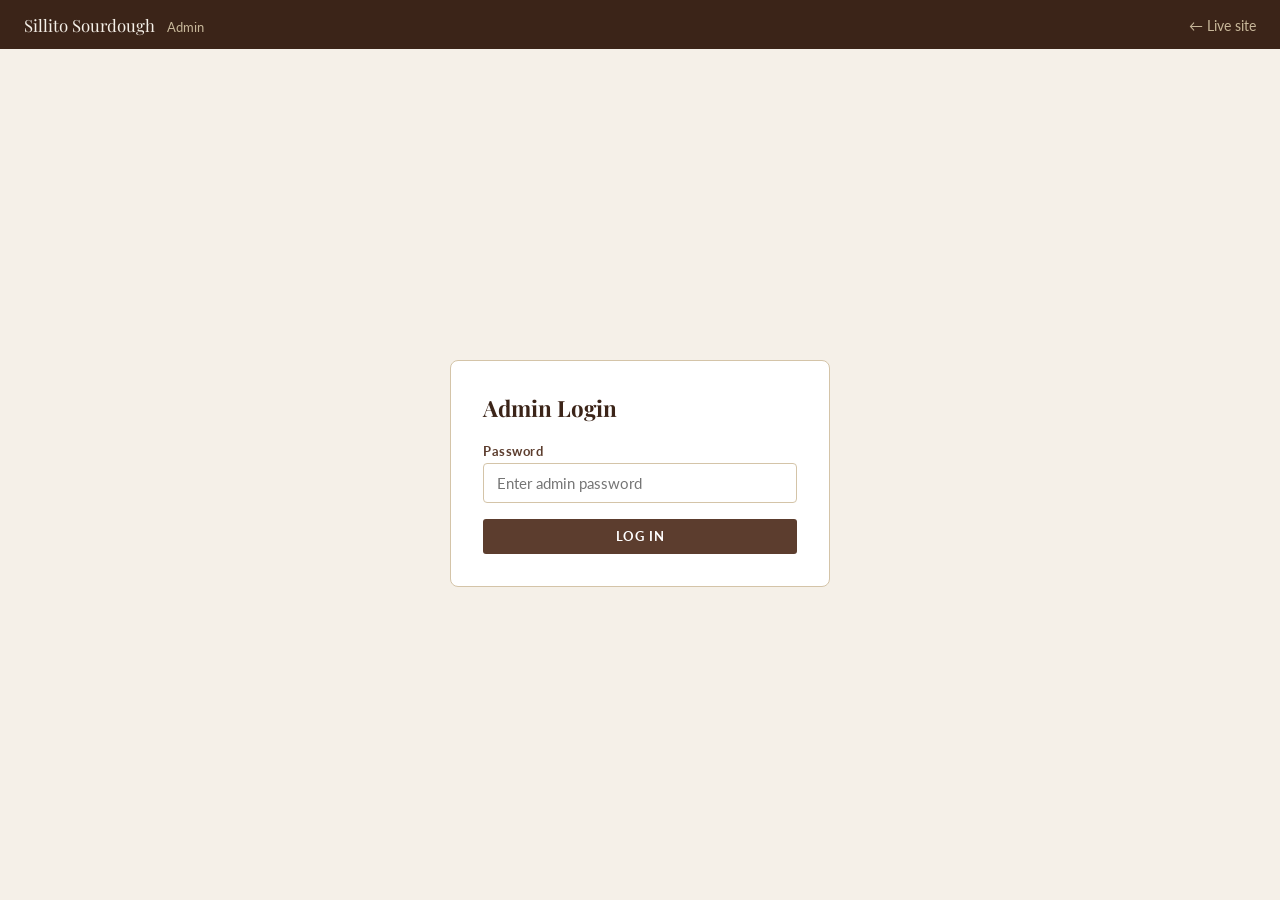
<file: admin.html>
<!DOCTYPE html>
<html lang="en">
<head>
  <meta charset="UTF-8" />
  <meta name="viewport" content="width=device-width, initial-scale=1.0" />
  <title>Admin — Sillito Sourdough</title>
  <link rel="preconnect" href="https://fonts.googleapis.com" />
  <link href="https://fonts.googleapis.com/css2?family=Lato:wght@300;400;700&family=Playfair+Display:wght@400;700&display=swap" rel="stylesheet" />
  <link rel="stylesheet" href="admin.css" />
</head>
<body>

  <div class="top-bar">
    <div class="top-bar-left">
      <span class="top-bar-logo">Sillito Sourdough</span>
      <span class="top-bar-sub">Admin</span>
    </div>
    <div class="top-bar-right">
      <a href="/" class="top-link">← Live site</a>
      <button id="logout-btn" class="top-link" style="display:none;">Log out</button>
    </div>
  </div>

  <!-- Login -->
  <div id="login-section" class="login-wrap">
    <div class="login-card">
      <h2>Admin Login</h2>
      <div class="form-group">
        <label>Password</label>
        <input type="password" id="pw-input" placeholder="Enter admin password" autocomplete="current-password" />
      </div>
      <button class="btn btn-full" id="login-btn">Log In</button>
      <div id="login-err" class="status err" style="display:none;"></div>
    </div>
  </div>

  <!-- Dashboard -->
  <div id="dashboard" style="display:none;">

    <div class="tab-bar">
      <button class="tab-btn active" data-tab="orders">Orders</button>
      <button class="tab-btn" data-tab="schedule">Schedule</button>
      <button class="tab-btn" data-tab="products">Products</button>
      <button class="tab-btn" data-tab="customers">Customers</button>
      <button class="tab-btn" data-tab="announce">Announce</button>
    </div>

    <!-- ── Orders tab ──────────────────────────────────────────────────── -->
    <div id="tab-orders" class="tab-content active">
      <div class="page-header">
        <h2>Orders</h2>
        <button class="btn btn-sm" id="refresh-orders-btn">Refresh</button>
      </div>
      <div class="stats-row" id="order-stats"></div>
      <div class="filter-row">
        <select id="filter-location"><option value="">All locations</option></select>
        <select id="filter-status">
          <option value="">All statuses</option>
          <option value="pending">Pending</option>
          <option value="confirmed">Confirmed</option>
          <option value="completed">Completed</option>
          <option value="cancelled">Cancelled</option>
        </select>
        <button class="btn btn-sm btn-outline" id="export-btn">Export CSV</button>
      </div>
      <div id="order-list" class="order-list"></div>
    </div>

    <!-- ── Schedule tab ────────────────────────────────────────────────── -->
    <div id="tab-schedule" class="tab-content">
      <div class="page-header">
        <h2>Schedule</h2>
        <button class="btn btn-sm" id="refresh-schedule-btn">Refresh</button>
      </div>
      <p class="tab-desc">Manage pickup slots and recurring schedule templates. Add slots manually or generate from templates.</p>

      <!-- Upcoming slots -->
      <div class="section-card">
        <div class="section-header">
          <h3>Upcoming Slots</h3>
        </div>
        <div id="slot-admin-list"><p class="empty-state">Loading&hellip;</p></div>
      </div>

      <!-- Add manual slot -->
      <div class="add-week-box" style="margin-top:1.25rem;">
        <h3>Add a slot manually</h3>
        <div class="slot-form-grid">
          <div class="form-group">
            <label>Location</label>
            <select id="new-slot-loc"></select>
          </div>
          <div class="form-group">
            <label>Date</label>
            <input type="date" id="new-slot-date" />
          </div>
          <div class="form-group">
            <label>Start time</label>
            <input type="time" id="new-slot-start" />
          </div>
          <div class="form-group">
            <label>End time</label>
            <input type="time" id="new-slot-end" />
          </div>
        </div>
        <p style="font-size:0.83rem;font-weight:700;color:var(--brown);margin-bottom:0.5rem;">Capacity per product <small style="font-weight:400;color:var(--muted);">(leave blank = made to order)</small></p>
        <div id="new-slot-caps" class="cap-rows"></div>
        <button class="btn btn-outline" id="add-slot-btn">Add Slot</button>
        <div id="add-slot-status" class="status" style="display:none;"></div>
      </div>

      <!-- Schedule templates -->
      <div class="section-card" style="margin-top:1.25rem;">
        <div class="section-header">
          <h3>Schedule Templates</h3>
          <span class="section-note">Recurring weekly patterns</span>
        </div>
        <div id="template-list"><p class="empty-state">No templates yet.</p></div>
        <div class="add-week-box" style="margin-top:1rem;">
          <h3>Add a template</h3>
          <div class="slot-form-grid">
            <div class="form-group">
              <label>Location</label>
              <select id="tmpl-loc"></select>
            </div>
            <div class="form-group">
              <label>Day of week</label>
              <select id="tmpl-dow">
                <option value="0">Sunday</option>
                <option value="1">Monday</option>
                <option value="2">Tuesday</option>
                <option value="3">Wednesday</option>
                <option value="4">Thursday</option>
                <option value="5">Friday</option>
                <option value="6">Saturday</option>
              </select>
            </div>
            <div class="form-group">
              <label>Start time</label>
              <input type="time" id="tmpl-start" />
            </div>
            <div class="form-group">
              <label>End time</label>
              <input type="time" id="tmpl-end" />
            </div>
            <div class="form-group">
              <label>Valid from <small>(optional)</small></label>
              <input type="date" id="tmpl-from" />
            </div>
            <div class="form-group">
              <label>Valid until <small>(optional)</small></label>
              <input type="date" id="tmpl-until" />
            </div>
          </div>
          <button class="btn btn-outline" id="add-tmpl-btn">Add Template</button>
          <div id="add-tmpl-status" class="status" style="display:none;"></div>
        </div>
      </div>

      <!-- Generate slots -->
      <div class="section-card" style="margin-top:1.25rem;">
        <div class="section-header">
          <h3>Generate Slots from Templates</h3>
        </div>
        <p style="font-size:0.88rem;color:var(--muted);margin-bottom:1rem;">Creates pickup slots for every active template within the date range. Skips dates that already have a slot.</p>
        <div class="slot-form-grid">
          <div class="form-group">
            <label>From date</label>
            <input type="date" id="gen-from" />
          </div>
          <div class="form-group">
            <label>To date</label>
            <input type="date" id="gen-to" />
          </div>
        </div>
        <p style="font-size:0.83rem;font-weight:700;color:var(--brown);margin-bottom:0.5rem;">Default capacity per product <small style="font-weight:400;color:var(--muted);">(leave blank = made to order)</small></p>
        <div id="gen-caps" class="cap-rows"></div>
        <button class="btn" id="generate-btn">Generate Slots</button>
        <div id="gen-status" class="status" style="display:none;"></div>
      </div>
    </div>

    <!-- ── Products tab ────────────────────────────────────────────────── -->
    <div id="tab-products" class="tab-content">
      <div class="page-header">
        <h2>Products</h2>
        <button class="btn btn-sm" id="refresh-products-btn">Refresh</button>
      </div>
      <p class="tab-desc">Manage products, pricing, and availability. Cookies pricing: <strong>$10 for 3</strong> is the deal (deal_price_cents=1000, deal_qty=3), <strong>$4 each</strong> otherwise.</p>
      <div id="product-admin-list"></div>
    </div>

    <!-- ── Customers tab ───────────────────────────────────────────────── -->
    <div id="tab-customers" class="tab-content">
      <div class="page-header">
        <h2>Customers</h2>
        <button class="btn btn-sm" id="refresh-customers-btn">Refresh</button>
      </div>
      <div class="stats-row" id="customer-stats"></div>
      <div class="table-wrap">
        <table class="data-table" id="customer-table">
          <thead>
            <tr>
              <th>Name</th><th>Email</th><th>Phone</th>
              <th>Orders</th><th>Recurring</th><th>Email</th><th>SMS</th><th>Joined</th>
            </tr>
          </thead>
          <tbody id="customer-tbody"></tbody>
        </table>
      </div>
    </div>

    <!-- ── Announce tab ────────────────────────────────────────────────── -->
    <div id="tab-announce" class="tab-content">
      <div class="page-header"><h2>Send Announcement</h2></div>
      <p class="tab-desc">Send an email and/or SMS to all opted-in customers.</p>
      <div class="announce-form">
        <div class="form-group">
          <label>Channel</label>
          <div class="radio-group">
            <label class="radio-label"><input type="radio" name="blast-type" value="email" checked> Email only</label>
            <label class="radio-label"><input type="radio" name="blast-type" value="sms"> SMS only</label>
            <label class="radio-label"><input type="radio" name="blast-type" value="both"> Both</label>
          </div>
        </div>
        <div class="form-group" id="subject-group">
          <label>Subject line <small>(email)</small></label>
          <input type="text" id="blast-subject" placeholder="Fresh loaves available this week!" />
        </div>
        <div class="form-group">
          <label>Message</label>
          <textarea id="blast-message" rows="5" placeholder="Hey! New items are ready to reserve..."></textarea>
          <small id="sms-count" style="display:none;"></small>
        </div>
        <div class="form-group">
          <label>Link to include in email <small>(optional)</small></label>
          <input type="url" id="blast-cta" placeholder="https://sillitosourdough.org" />
        </div>
        <div id="announce-preview" class="preview-box" style="display:none;"></div>
        <div class="btn-row">
          <button class="btn btn-outline" id="preview-btn">Preview</button>
          <button class="btn" id="send-blast-btn">Send to all subscribers</button>
        </div>
        <div id="blast-status" class="status" style="display:none;"></div>
      </div>
    </div>

  </div>

  <!-- ── Pickup details modal ──────────────────────────────────────────────── -->
  <div id="modal-backdrop" class="modal-backdrop" style="display:none;">
    <div class="modal">
      <h3 id="modal-title">Send Pickup Details</h3>
      <div class="form-group">
        <label>Pickup location &amp; time</label>
        <textarea id="modal-pickup" rows="3" placeholder="E.g. Wednesday May 14, 5–7 PM at Rabadi's BJJ. Text if running late!"></textarea>
      </div>
      <div class="btn-row">
        <button class="btn btn-outline" id="modal-cancel">Cancel</button>
        <button class="btn" id="modal-confirm">Send &amp; Confirm Order</button>
      </div>
    </div>
  </div>

  <script src="admin.js"></script>
</body>
</html>
</file>
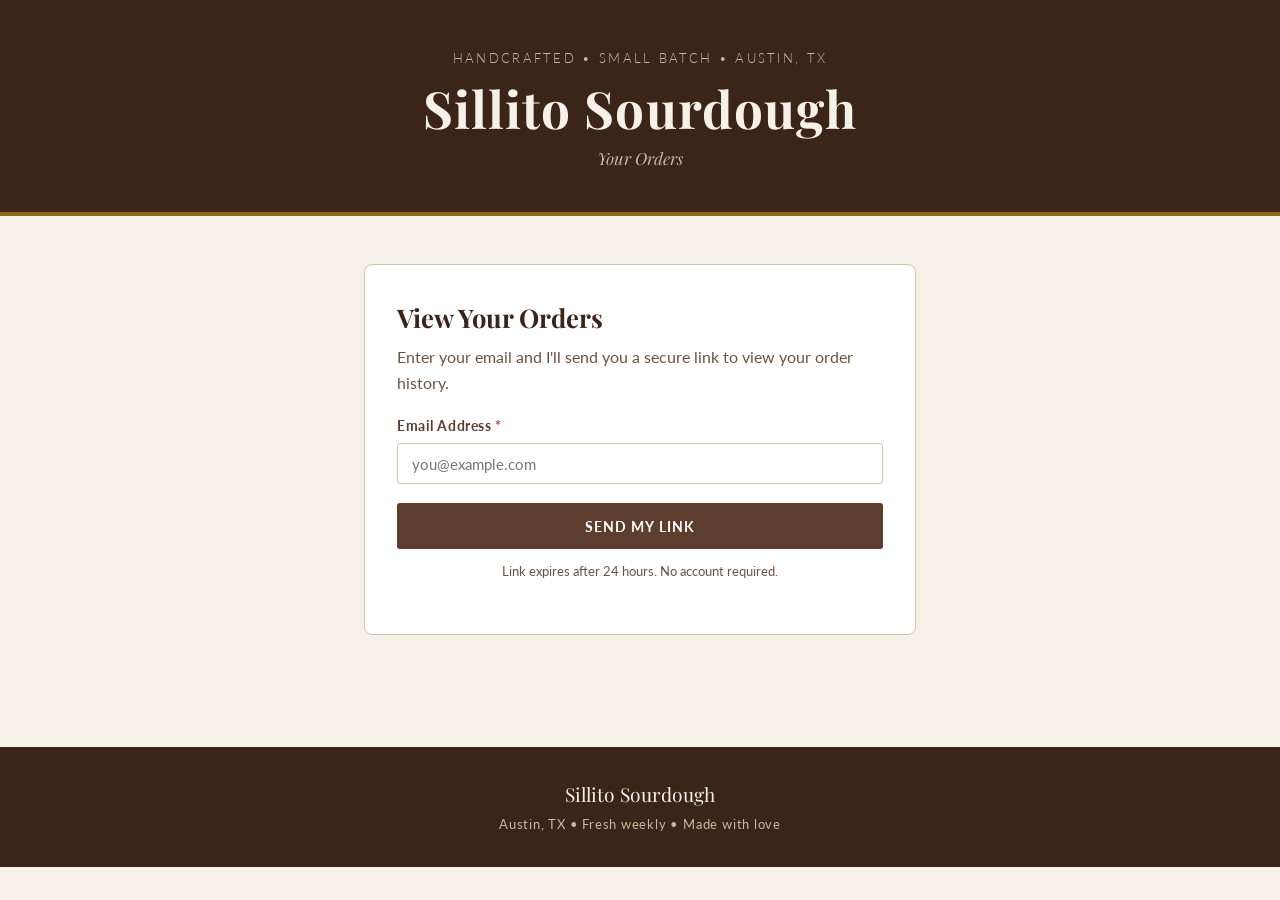
<file: portal.html>
<!DOCTYPE html>
<html lang="en">
<head>
  <meta charset="UTF-8" />
  <meta name="viewport" content="width=device-width, initial-scale=1.0" />
  <title>My Orders — Sillito Sourdough</title>
  <link rel="preconnect" href="https://fonts.googleapis.com" />
  <link href="https://fonts.googleapis.com/css2?family=Playfair+Display:ital,wght@0,400;0,700;1,400&family=Lato:wght@300;400;700&display=swap" rel="stylesheet" />
  <link rel="stylesheet" href="styles.css" />
  <style>
    .portal-wrap   { max-width: 600px; margin: 3rem auto; padding: 0 1.5rem 4rem; }
    .portal-card   { background: #fff; border: 1px solid #d4c4a8; border-radius: 8px; padding: 2rem; }
    .portal-card h2{ font-family: 'Playfair Display', serif; font-size: 1.6rem; color: #3b2418; margin-bottom: 0.4rem; }
    .portal-card p { color: #6b5344; margin-bottom: 1.25rem; }

    .order-card {
      border: 1px solid #d4c4a8; border-radius: 6px;
      padding: 1.25rem; margin-bottom: 1rem; background: #fff;
    }
    .order-card-header {
      display: flex; justify-content: space-between; align-items: center;
      margin-bottom: 0.75rem;
    }
    .order-week { font-family: 'Playfair Display', serif; font-size: 1.05rem; color: #3b2418; }
    .badge {
      font-size: 0.75rem; font-weight: 700; letter-spacing: 0.06em;
      text-transform: uppercase; padding: 0.2rem 0.6rem; border-radius: 99px;
    }
    .badge-pending   { background: #fef3c7; color: #92400e; }
    .badge-confirmed { background: #d1fae5; color: #065f46; }
    .badge-completed { background: #e0e7ff; color: #3730a3; }
    .badge-cancelled { background: #fee2e2; color: #991b1b; }

    .order-detail { font-size: 0.88rem; color: #5c3d2e; margin-bottom: 0.3rem; }
    .pickup-box {
      background: #f5f0e8; border-left: 3px solid #5c3d2e;
      border-radius: 0 4px 4px 0; padding: 0.6rem 0.9rem;
      font-size: 0.9rem; color: #3b2418; margin-top: 0.75rem;
    }
    .empty-state  { color: #6b5344; font-style: italic; padding: 1.5rem 0; text-align: center; }
    .spinner      { text-align: center; padding: 3rem; color: #6b5344; }
    .recurring-badge {
      display: inline-block; background: #e8dcc8; border-radius: 99px;
      padding: 0.15rem 0.6rem; font-size: 0.75rem; color: #5c3d2e; font-weight: 700;
      margin-left: 0.5rem;
    }
    .profile-row  { display: flex; justify-content: space-between; flex-wrap: wrap; gap: 0.5rem; margin-bottom: 1.25rem; }
    .profile-info { font-size: 0.9rem; color: #5c3d2e; }
    .profile-info strong { color: #2e1f14; }
  </style>
</head>
<body>

  <header>
    <div class="container">
      <p class="header-label">Handcrafted &bull; Small Batch &bull; Austin, TX</p>
      <h1>Sillito Sourdough</h1>
      <p class="tagline">Your Orders</p>
    </div>
  </header>

  <div class="portal-wrap">

    <!-- Request link section -->
    <div id="request-section" class="portal-card">
      <h2>View Your Orders</h2>
      <p>Enter your email and I'll send you a secure link to view your order history.</p>
      <form id="request-form">
        <div class="form-group">
          <label for="req-email">Email Address <span class="req">*</span></label>
          <input type="email" id="req-email" placeholder="you@example.com" required autocomplete="email" />
        </div>
        <button type="submit" class="btn btn-full" id="req-btn">Send My Link</button>
        <p class="form-note">Link expires after 24 hours. No account required.</p>
      </form>
      <div id="req-sent" style="display:none;" class="success-msg">
        <h3>Check your email!</h3>
        <p>If you've ordered with us before, you'll find a link in your inbox within a minute.</p>
      </div>
    </div>

    <!-- Orders view (shown after token auth) -->
    <div id="orders-section" style="display:none;">
      <div class="portal-card" style="margin-bottom:1.25rem;">
        <div class="profile-row">
          <div class="profile-info">
            <strong id="profile-name"></strong><br>
            <span id="profile-email"></span>
            <span id="recurring-badge" class="recurring-badge" style="display:none;">Recurring</span>
          </div>
          <a href="/" class="btn" style="font-size:0.8rem;padding:0.5rem 1rem;">Order Again</a>
        </div>
        <div class="profile-info">
          <span id="profile-opts"></span>
        </div>
      </div>

      <h2 style="font-family:'Playfair Display',serif;color:#3b2418;margin-bottom:1rem;">Your Orders</h2>
      <div id="order-list">
        <div class="spinner">Loading your orders...</div>
      </div>

      <p style="margin-top:2rem;font-size:0.85rem;color:#6b5344;text-align:center;">
        Questions? Reply to any confirmation email or <a href="/" style="color:#5c3d2e;">visit the site</a>.
      </p>
    </div>

  </div>

  <footer>
    <div class="container">
      <p class="footer-name">Sillito Sourdough</p>
      <p class="footer-sub">Austin, TX &bull; Fresh weekly &bull; Made with love</p>
    </div>
  </footer>

  <script>
    const params  = new URLSearchParams(window.location.search);
    const token   = params.get('token');

    // Text from the server goes through esc() before it is put into the page as HTML.
    const esc = v => String(v ?? '').replace(/[&<>"']/g,
      ch => ({ '&': '&amp;', '<': '&lt;', '>': '&gt;', '"': '&quot;', "'": '&#39;' }[ch]));

    function fmtTime(t) {
      if (!t) return '';
      const [h, m] = t.split(':').map(Number);
      return `${h % 12 || 12}${m ? ':' + String(m).padStart(2, '0') : ''} ${h >= 12 ? 'PM' : 'AM'}`;
    }
    // Orders placed since the pickup-slot system have a slot and items; older ones have a week and loaves.
    function orderWhen(order) {
      const s = order.pickup_slots;
      if (s && s.slot_date) {
        const day = new Date(s.slot_date + 'T12:00:00')
          .toLocaleDateString('en-US', { weekday: 'long', month: 'long', day: 'numeric' });
        return `${s.locations?.name ? s.locations.name + ' — ' : ''}${day}, ${fmtTime(s.window_start)}–${fmtTime(s.window_end)}`;
      }
      return order.weeks?.label || 'Your order';
    }
    function orderWhat(order) {
      if (order.order_items?.length) {
        return order.order_items.map(i => `${i.quantity}× ${i.products?.name || 'item'}`).join(', ');
      }
      if (order.loaves) return `${order.loaves} ${order.loaves === 1 ? 'loaf' : 'loaves'}`;
      return '';
    }

    const reqSection   = document.getElementById('request-section');
    const ordersSection= document.getElementById('orders-section');

    // ── Token mode ────────────────────────────────────────────────────────────
    if (token) {
      reqSection.style.display    = 'none';
      ordersSection.style.display = 'block';

      fetch('/api/portal?token=' + encodeURIComponent(token))
        .then(r => r.json())
        .then(data => {
          if (data.error) {
            ordersSection.innerHTML =
              `<div class="portal-card"><h2>Link expired</h2>
               <p>${esc(data.error)}. <a href="/portal.html">Request a new link</a>.</p></div>`;
            return;
          }
          const { customer, orders } = data;

          document.getElementById('profile-name').textContent =
            `${customer.first_name} ${customer.last_name}`;
          document.getElementById('profile-email').textContent = customer.email;

          const rec = customer.recurring_preferences?.[0];
          if (rec?.active) {
            document.getElementById('recurring-badge').style.display = 'inline-block';
          }

          const opts = [];
          if (customer.email_opt_in) opts.push('Email announcements');
          if (customer.sms_opt_in)   opts.push('SMS updates');
          document.getElementById('profile-opts').textContent =
            opts.length ? 'Opted in: ' + opts.join(', ') : 'No notifications opted in';

          const list = document.getElementById('order-list');
          if (!orders.length) {
            list.innerHTML = '<p class="empty-state">No orders yet. <a href="/">Place your first order!</a></p>';
            return;
          }

          list.innerHTML = orders.map(order => {
            const status = order.status;
            const what   = orderWhat(order);
            const total  = order.total_price_cents ? '$' + (order.total_price_cents / 100).toFixed(2) : '';
            const paid   = order.payment_status === 'paid';
            const badge  = {
              pending:   'badge-pending',
              confirmed: 'badge-confirmed',
              completed: 'badge-completed',
              cancelled: 'badge-cancelled',
            }[status] || 'badge-pending';

            return `<div class="order-card">
              <div class="order-card-header">
                <span class="order-week">${esc(orderWhen(order))}</span>
                <span class="badge ${badge}">${esc(status)}</span>
              </div>
              ${what ? `<p class="order-detail"><strong>Order:</strong> ${esc(what)}</p>` : ''}
              ${total ? `<p class="order-detail"><strong>Total:</strong> ${total} (cash or Venmo at pickup)</p>` : ''}
              <p class="order-detail"><strong>Ordered:</strong> ${new Date(order.created_at).toLocaleDateString('en-US', { month:'long', day:'numeric', year:'numeric' })}</p>
              ${paid ? '<p class="order-detail"><strong>Payment:</strong> ✓ Paid (' + esc(order.payment_method) + ')</p>' : ''}
              ${order.notes ? `<p class="order-detail"><strong>Notes:</strong> ${esc(order.notes)}</p>` : ''}
              ${order.pickup_details ? `<div class="pickup-box"><strong>Pickup:</strong> ${esc(order.pickup_details)}</div>` : ''}
            </div>`;
          }).join('');
        })
        .catch(() => {
          document.getElementById('order-list').innerHTML =
            '<p class="empty-state">Error loading orders. Please try again.</p>';
        });
    }

    // ── Request link mode ─────────────────────────────────────────────────────
    document.getElementById('request-form').addEventListener('submit', async e => {
      e.preventDefault();
      const email = document.getElementById('req-email').value.trim();
      const btn   = document.getElementById('req-btn');
      btn.disabled    = true;
      btn.textContent = 'Sending...';

      try {
        await fetch('/api/portal', {
          method:  'POST',
          headers: { 'Content-Type': 'application/json' },
          body:    JSON.stringify({ email }),
        });
      } catch { /* silent */ }

      document.getElementById('request-form').style.display = 'none';
      document.getElementById('req-sent').style.display     = 'block';
    });
  </script>
</body>
</html>
</file>
<file: admin.css>
*, *::before, *::after { box-sizing: border-box; margin: 0; padding: 0; }

:root {
  --brown-dark: #3b2418;
  --brown:      #5c3d2e;
  --brown-lt:   #7a5c4a;
  --cream:      #f5f0e8;
  --wheat:      #e8dcc8;
  --border:     #d4c4a8;
  --text:       #2e1f14;
  --muted:      #6b5344;
  --green:      #065f46;
  --green-bg:   #d1fae5;
  --red:        #991b1b;
  --red-bg:     #fee2e2;
  --yellow-bg:  #fef3c7;
  --yellow:     #92400e;
}

body {
  font-family: 'Lato', sans-serif;
  background: #f5f0e8;
  color: var(--text);
  font-size: 15px;
  min-height: 100vh;
}

/* ── Top bar ── */
.top-bar {
  background: var(--brown-dark);
  padding: 0.85rem 1.5rem;
  display: flex;
  align-items: center;
  justify-content: space-between;
  position: sticky;
  top: 0;
  z-index: 100;
}
.top-bar-logo { font-family: 'Playfair Display', serif; color: #f5f0e8; font-size: 1.05rem; }
.top-bar-sub  { color: #c8b89a; font-size: 0.8rem; margin-left: 0.5rem; }
.top-link {
  color: #c8b89a; font-size: 0.85rem; text-decoration: none;
  background: none; border: none; cursor: pointer; margin-left: 1rem;
}
.top-link:hover { color: #f5f0e8; }

/* ── Login ── */
.login-wrap { display: flex; justify-content: center; align-items: center; min-height: calc(100vh - 52px); padding: 2rem; }
.login-card { background: #fff; border: 1px solid var(--border); border-radius: 8px; padding: 2rem; width: 100%; max-width: 380px; }
.login-card h2 { font-family: 'Playfair Display', serif; font-size: 1.4rem; color: var(--brown-dark); margin-bottom: 1.25rem; }

/* ── Tabs ── */
.tab-bar {
  background: #fff;
  border-bottom: 2px solid var(--border);
  display: flex;
  padding: 0 1.5rem;
  gap: 0;
}
.tab-btn {
  background: none;
  border: none;
  border-bottom: 3px solid transparent;
  padding: 0.85rem 1.25rem;
  font-family: 'Lato', sans-serif;
  font-size: 0.88rem;
  font-weight: 700;
  letter-spacing: 0.04em;
  text-transform: uppercase;
  color: var(--muted);
  cursor: pointer;
  margin-bottom: -2px;
  transition: color 0.15s, border-color 0.15s;
}
.tab-btn:hover  { color: var(--brown); }
.tab-btn.active { color: var(--brown-dark); border-bottom-color: var(--brown-dark); }

.tab-content { display: none; max-width: 960px; margin: 0 auto; padding: 2rem 1.5rem 4rem; }
.tab-content.active { display: block; }

/* ── Page header ── */
.page-header { display: flex; align-items: center; justify-content: space-between; margin-bottom: 1.25rem; }
.page-header h2 { font-family: 'Playfair Display', serif; font-size: 1.6rem; color: var(--brown-dark); }
.tab-desc { color: var(--muted); font-size: 0.9rem; margin-bottom: 1.5rem; }

/* ── Stats row ── */
.stats-row { display: flex; gap: 1rem; flex-wrap: wrap; margin-bottom: 1.5rem; }
.stat-card {
  background: #fff; border: 1px solid var(--border); border-radius: 6px;
  padding: 1rem 1.25rem; flex: 1; min-width: 120px;
}
.stat-num  { font-size: 1.75rem; font-weight: 700; color: var(--brown-dark); line-height: 1; }
.stat-label{ font-size: 0.78rem; color: var(--muted); text-transform: uppercase; letter-spacing: 0.06em; margin-top: 0.3rem; }

/* ── Filters ── */
.filter-row { display: flex; gap: 0.75rem; flex-wrap: wrap; margin-bottom: 1.25rem; align-items: center; }
.filter-row select { padding: 0.5rem 0.75rem; border: 1px solid var(--border); border-radius: 4px; font-size: 0.9rem; background: #fff; }

/* ── Order cards ── */
.order-list { display: flex; flex-direction: column; gap: 0.75rem; }
.order-card {
  background: #fff;
  border: 1px solid var(--border);
  border-radius: 6px;
  padding: 1rem 1.25rem;
}
.order-card-top {
  display: flex; align-items: flex-start; justify-content: space-between;
  gap: 0.75rem; flex-wrap: wrap;
}
.order-name  { font-weight: 700; font-size: 1rem; color: var(--brown-dark); }
.order-meta  { font-size: 0.83rem; color: var(--muted); margin-top: 0.2rem; }
.order-detail-row { display: flex; flex-wrap: wrap; gap: 1rem; margin: 0.75rem 0 0; }
.order-pill  { font-size: 0.82rem; color: var(--muted); }
.order-pill strong { color: var(--text); }
.order-notes { font-size: 0.85rem; color: var(--muted); font-style: italic; margin-top: 0.5rem; }
.pickup-info { font-size: 0.85rem; color: var(--green); font-weight: 700; margin-top: 0.5rem; }

.order-actions { display: flex; gap: 0.5rem; flex-wrap: wrap; margin-top: 0.75rem; padding-top: 0.75rem; border-top: 1px solid #f0e8dc; }

/* ── Badges ── */
.badge {
  display: inline-block;
  font-size: 0.72rem; font-weight: 700;
  letter-spacing: 0.06em; text-transform: uppercase;
  padding: 0.2rem 0.55rem; border-radius: 99px;
  white-space: nowrap;
}
.badge-pending   { background: var(--yellow-bg); color: var(--yellow); }
.badge-confirmed { background: var(--green-bg);  color: var(--green); }
.badge-completed { background: #e0e7ff; color: #3730a3; }
.badge-cancelled { background: var(--red-bg); color: var(--red); }
.badge-paid      { background: #d1fae5; color: #065f46; }
.badge-unpaid    { background: #f1f5f9; color: #64748b; }

/* ── Buttons ── */
.btn {
  display: inline-block;
  background: var(--brown);
  color: #fff;
  border: none;
  border-radius: 3px;
  padding: 0.6rem 1.1rem;
  font-family: 'Lato', sans-serif;
  font-weight: 700;
  font-size: 0.82rem;
  letter-spacing: 0.06em;
  text-transform: uppercase;
  cursor: pointer;
  text-decoration: none;
  transition: background 0.15s;
  white-space: nowrap;
}
.btn:hover    { background: var(--brown-dark); }
.btn-full     { width: 100%; text-align: center; }
.btn-sm       { padding: 0.4rem 0.85rem; font-size: 0.78rem; }
.btn-outline  { background: none; border: 1px solid var(--brown); color: var(--brown); }
.btn-outline:hover { background: var(--brown); color: #fff; }
.btn-danger   { background: #b91c1c; }
.btn-danger:hover { background: #991b1b; }
.btn-green    { background: #047857; }
.btn-green:hover  { background: #065f46; }
.btn-row      { display: flex; gap: 0.75rem; flex-wrap: wrap; }

/* ── Forms ── */
.form-group { margin-bottom: 1rem; }
label       { display: block; font-size: 0.83rem; font-weight: 700; letter-spacing: 0.04em; margin-bottom: 0.3rem; color: var(--brown); }
input[type="text"], input[type="password"], input[type="email"],
input[type="date"], input[type="number"], input[type="url"],
select, textarea {
  width: 100%;
  padding: 0.6rem 0.8rem;
  border: 1px solid var(--border);
  border-radius: 4px;
  font-family: 'Lato', sans-serif;
  font-size: 0.93rem;
  color: var(--text);
  background: #fff;
}
input:focus, select:focus, textarea:focus {
  outline: none;
  border-color: var(--brown-lt);
  box-shadow: 0 0 0 3px rgba(92,61,46,.1);
}
textarea { resize: vertical; min-height: 80px; }
small    { color: var(--muted); font-size: 0.8rem; }

/* ── Status messages ── */
.status { margin-top: 0.75rem; padding: 0.7rem 1rem; border-radius: 4px; font-size: 0.88rem; }
.ok  { background: var(--green-bg);  border: 1px solid #6ee7b7; color: var(--green); }
.err { background: var(--red-bg);    border: 1px solid #fca5a5; color: var(--red); }

/* ── Schedule tab ── */
.week-list { display: flex; flex-direction: column; gap: 0.75rem; margin-bottom: 1.25rem; }
.week-row  {
  background: #fff; border: 1px solid var(--border); border-radius: 6px;
  padding: 1rem 1.25rem;
  display: grid; grid-template-columns: 1fr auto auto auto; align-items: center; gap: 1rem;
}
.week-label      { font-weight: 700; color: var(--brown-dark); }
.week-label small { display: block; font-weight: 400; font-size: 0.8rem; color: var(--muted); }
.avail-control   { display: flex; align-items: center; gap: 0.4rem; }
.avail-btn {
  width: 28px; height: 28px; border: 1px solid var(--border); background: var(--cream);
  border-radius: 4px; font-size: 1rem; cursor: pointer; color: var(--brown-dark);
  display: flex; align-items: center; justify-content: center;
}
.avail-btn:hover { background: var(--wheat); }
.avail-count     { font-size: 1.05rem; font-weight: 700; min-width: 24px; text-align: center; }
.avail-orders    { font-size: 0.8rem; color: var(--muted); text-align: right; white-space: nowrap; }
.remove-btn      { background: none; border: none; color: #b91c1c; cursor: pointer; font-size: 1.1rem; padding: 0.2rem 0.4rem; border-radius: 4px; }
.remove-btn:hover{ background: var(--red-bg); }

.add-week-box {
  background: #fff; border: 1px dashed var(--border); border-radius: 6px;
  padding: 1.25rem; margin-bottom: 1rem;
}
.add-week-box h3 { font-size: 0.92rem; font-weight: 700; margin-bottom: 0.85rem; color: var(--brown); }
.add-row  { display: grid; grid-template-columns: 1fr 1fr auto auto; align-items: end; gap: 0.75rem; }

/* ── Customers table ── */
.table-wrap  { overflow-x: auto; }
.data-table  { width: 100%; border-collapse: collapse; font-size: 0.87rem; background: #fff; border-radius: 6px; overflow: hidden; }
.data-table th {
  background: var(--wheat); color: var(--brown-dark);
  font-weight: 700; font-size: 0.78rem; text-transform: uppercase; letter-spacing: 0.06em;
  padding: 0.7rem 1rem; text-align: left;
}
.data-table td { padding: 0.75rem 1rem; border-top: 1px solid #f0e8dc; vertical-align: middle; }
.data-table tr:hover td { background: #fdfaf5; }
.data-table .email-cell { color: var(--muted); font-size: 0.83rem; }

/* ── Announce ── */
.announce-form { background: #fff; border: 1px solid var(--border); border-radius: 8px; padding: 1.5rem; }
.announce-form h3 { font-family: 'Playfair Display', serif; font-size: 1.15rem; color: var(--brown-dark); margin-bottom: 0.5rem; }
.radio-group { display: flex; gap: 1.25rem; flex-wrap: wrap; }
.radio-label { display: flex; align-items: center; gap: 0.4rem; font-size: 0.9rem; font-weight: 400; cursor: pointer; }
.preview-box {
  background: var(--cream); border: 1px solid var(--border); border-radius: 6px;
  padding: 1rem 1.25rem; margin-bottom: 1rem; font-size: 0.88rem; white-space: pre-wrap; color: var(--muted);
}

/* ── Modal ── */
.modal-backdrop {
  position: fixed; inset: 0; background: rgba(0,0,0,.45);
  display: flex; align-items: center; justify-content: center;
  z-index: 200; padding: 1rem;
}
.modal {
  background: #fff; border-radius: 8px; padding: 2rem;
  width: 100%; max-width: 480px; box-shadow: 0 8px 32px rgba(0,0,0,.2);
}
.modal h3 { font-family: 'Playfair Display', serif; font-size: 1.25rem; margin-bottom: 1rem; color: var(--brown-dark); }

/* ── Empty state ── */
.empty-state { text-align: center; color: var(--muted); padding: 2.5rem; font-style: italic; }

/* ── Section cards (schedule / product sections) ── */
.section-card {
  background: #fff;
  border: 1px solid var(--border);
  border-radius: 6px;
  padding: 1.1rem 1.25rem;
  margin-bottom: 0.75rem;
}
.section-header {
  display: flex;
  align-items: center;
  justify-content: space-between;
  margin-bottom: 1rem;
}
.section-header h3 {
  font-family: 'Playfair Display', serif;
  font-size: 1.05rem;
  color: var(--brown-dark);
}
.section-note { font-size: 0.8rem; color: var(--muted); }

/* ── Slot form grid ── */
.slot-form-grid {
  display: grid;
  grid-template-columns: repeat(auto-fill, minmax(150px, 1fr));
  gap: 0.75rem;
  margin-bottom: 0.75rem;
}

/* ── Slot admin rows ── */
.slot-admin-row {
  display: flex;
  align-items: flex-start;
  justify-content: space-between;
  gap: 0.75rem;
  padding: 0.85rem 0;
  border-bottom: 1px solid #f0e8dc;
}
.slot-admin-row:last-child { border-bottom: none; }
.slot-admin-info { flex: 1; }
.cap-chips { display: flex; flex-wrap: wrap; gap: 0.4rem; margin-top: 0.4rem; }
.cap-chip {
  background: var(--wheat);
  border-radius: 4px;
  padding: 0.18rem 0.55rem;
  font-size: 0.78rem;
  color: var(--muted);
  display: inline-flex;
  align-items: center;
  gap: 0.3rem;
}
.cap-edit-btn {
  background: none;
  border: none;
  cursor: pointer;
  font-size: 0.72rem;
  color: var(--brown-lt);
  padding: 0;
  line-height: 1;
}
.cap-edit-btn:hover { color: var(--brown); }

/* ── Capacity input rows ── */
.cap-rows { display: flex; flex-wrap: wrap; gap: 0.5rem 1rem; margin-bottom: 0.75rem; }
.cap-row { display: flex; align-items: center; gap: 0.5rem; }
.cap-product-name { font-size: 0.85rem; color: var(--text); min-width: 120px; }

/* ── Product admin rows ── */
.product-row {
  background: #fff;
  border: 1px solid var(--border);
  border-radius: 6px;
  padding: 1rem 1.25rem;
  margin-bottom: 0.75rem;
  display: flex;
  align-items: center;
  gap: 1rem;
  flex-wrap: wrap;
}
.product-row-info { flex: 1; min-width: 180px; }
.product-row-name { font-weight: 700; font-size: 0.97rem; color: var(--brown-dark); }
.product-row-meta { font-size: 0.8rem; color: var(--muted); margin-top: 0.15rem; }
.product-row-prices { display: flex; gap: 0.75rem; flex-wrap: wrap; font-size: 0.83rem; }
.product-row-actions { display: flex; align-items: center; gap: 0.5rem; flex-wrap: wrap; }

/* ── Responsive ── */
@media (max-width: 640px) {
  .add-row { grid-template-columns: 1fr 1fr; }
  .week-row { grid-template-columns: 1fr auto; }
  .avail-orders { display: none; }
  .tab-btn { padding: 0.75rem 0.75rem; font-size: 0.78rem; }
  .slot-form-grid { grid-template-columns: 1fr 1fr; }
  .product-row { flex-direction: column; align-items: flex-start; }
}
</file>
<file: styles.css>
*, *::before, *::after {
  box-sizing: border-box;
  margin: 0;
  padding: 0;
}

:root {
  --cream: #f5f0e8;
  --wheat: #e8dcc8;
  --brown: #5c3d2e;
  --brown-light: #7a5c4a;
  --brown-dark: #3b2418;
  --accent: #8b6914;
  --text: #2e1f14;
  --text-muted: #6b5344;
  --green: #4a6741;
  --border: #d4c4a8;
}

html {
  scroll-behavior: smooth;
}

body {
  font-family: 'Lato', sans-serif;
  background: var(--cream);
  color: var(--text);
  font-size: 16px;
  line-height: 1.6;
}

.container {
  max-width: 680px;
  margin: 0 auto;
  padding: 0 1.5rem;
}

/* ── Header ── */
header {
  background: var(--brown-dark);
  color: var(--cream);
  text-align: center;
  padding: 3rem 1.5rem 2.5rem;
  border-bottom: 4px solid var(--accent);
}

.header-label {
  font-family: 'Lato', sans-serif;
  font-weight: 300;
  font-size: 0.8rem;
  letter-spacing: 0.18em;
  text-transform: uppercase;
  color: #c8b89a;
  margin-bottom: 0.75rem;
}

header h1 {
  font-family: 'Playfair Display', serif;
  font-size: clamp(2.2rem, 6vw, 3.2rem);
  font-weight: 700;
  letter-spacing: 0.02em;
  line-height: 1.1;
  margin-bottom: 0.5rem;
}

.tagline {
  font-family: 'Playfair Display', serif;
  font-style: italic;
  font-size: 1.05rem;
  color: #c8b89a;
}

/* ── Availability Bar ── */
.availability-bar {
  background: var(--green);
  color: #fff;
  font-size: 0.9rem;
  padding: 0.65rem 1.5rem;
  text-align: center;
}

.availability-bar .container {
  display: flex;
  align-items: center;
  justify-content: center;
  gap: 0.4rem;
  flex-wrap: wrap;
}

.avail-dot {
  display: inline-block;
  width: 8px;
  height: 8px;
  background: #7ddb6a;
  border-radius: 50%;
  animation: pulse 2s infinite;
}

@keyframes pulse {
  0%, 100% { opacity: 1; }
  50% { opacity: 0.4; }
}

/* ── Hero ── */
.hero {
  padding: 3rem 1.5rem;
  text-align: center;
  border-bottom: 1px solid var(--border);
}

.hero p {
  font-size: 1.05rem;
  color: var(--text-muted);
  max-width: 560px;
  margin: 0 auto 1.75rem;
  font-family: 'Playfair Display', serif;
  font-style: italic;
  line-height: 1.75;
}

/* ── Buttons ── */
.btn {
  display: inline-block;
  background: var(--brown);
  color: #fff;
  text-decoration: none;
  font-family: 'Lato', sans-serif;
  font-weight: 700;
  font-size: 0.9rem;
  letter-spacing: 0.08em;
  text-transform: uppercase;
  padding: 0.75rem 2rem;
  border-radius: 3px;
  border: none;
  cursor: pointer;
  transition: background 0.2s;
}

.btn:hover {
  background: var(--brown-dark);
}

.btn-full {
  width: 100%;
  text-align: center;
  padding: 0.9rem;
}

.btn-venmo {
  background: #3d95ce;
  margin-top: 0.5rem;
}

.btn-venmo:hover {
  background: #2d7ab0;
}

/* ── Order Section ── */
.order-section {
  padding: 3.5rem 1.5rem;
  border-bottom: 1px solid var(--border);
}

.order-section h2,
.payment-section h2 {
  font-family: 'Playfair Display', serif;
  font-size: 1.9rem;
  margin-bottom: 0.4rem;
  color: var(--brown-dark);
}

.section-desc {
  color: var(--text-muted);
  margin-bottom: 1.5rem;
}

.notice {
  background: var(--wheat);
  border-left: 3px solid var(--accent);
  padding: 0.85rem 1rem;
  font-size: 0.88rem;
  color: var(--text-muted);
  border-radius: 0 3px 3px 0;
  margin-bottom: 1.75rem;
}

/* ── Form ── */
.form-row {
  display: grid;
  grid-template-columns: 1fr 1fr;
  gap: 1rem;
}

.form-group {
  margin-bottom: 1.2rem;
}

label {
  display: block;
  font-size: 0.88rem;
  font-weight: 700;
  letter-spacing: 0.04em;
  margin-bottom: 0.35rem;
  color: var(--brown);
}

.req {
  color: #b84040;
}

input[type="text"],
input[type="email"],
select,
textarea {
  width: 100%;
  padding: 0.65rem 0.85rem;
  border: 1px solid var(--border);
  border-radius: 3px;
  background: #fff;
  font-family: 'Lato', sans-serif;
  font-size: 0.95rem;
  color: var(--text);
  transition: border-color 0.15s;
  appearance: none;
}

input:focus,
select:focus,
textarea:focus {
  outline: none;
  border-color: var(--brown-light);
  box-shadow: 0 0 0 3px rgba(92, 61, 46, 0.1);
}

select {
  background-image: url("data:image/svg+xml,%3Csvg xmlns='http://www.w3.org/2000/svg' width='12' height='8' viewBox='0 0 12 8'%3E%3Cpath fill='%235c3d2e' d='M6 8L0 0h12z'/%3E%3C/svg%3E");
  background-repeat: no-repeat;
  background-position: right 0.85rem center;
  padding-right: 2.5rem;
}

small {
  display: block;
  font-size: 0.8rem;
  color: var(--text-muted);
  margin-top: 0.3rem;
}

.form-note {
  text-align: center;
  font-size: 0.8rem;
  color: var(--text-muted);
  margin-top: 0.75rem;
}

/* ── Success Message ── */
.success-msg {
  background: #eaf5e8;
  border: 1px solid #7dbb72;
  border-radius: 4px;
  padding: 2rem;
  text-align: center;
  margin-top: 1.5rem;
}

.success-msg h3 {
  font-family: 'Playfair Display', serif;
  font-size: 1.5rem;
  color: var(--green);
  margin-bottom: 0.5rem;
}

/* ── Payment Section ── */
.payment-section {
  padding: 3.5rem 1.5rem;
  border-bottom: 1px solid var(--border);
}

.payment-grid {
  display: grid;
  grid-template-columns: 1fr 1fr;
  gap: 1.25rem;
  margin: 1.5rem 0 1rem;
}

.payment-card {
  background: #fff;
  border: 1px solid var(--border);
  border-radius: 6px;
  padding: 1.5rem 1.25rem;
  text-align: center;
}

.pay-icon {
  font-size: 1.8rem;
  font-weight: 700;
  color: var(--accent);
  margin-bottom: 0.5rem;
}

.payment-card h3 {
  font-family: 'Playfair Display', serif;
  font-size: 1.2rem;
  margin-bottom: 0.4rem;
}

.payment-card p {
  font-size: 0.9rem;
  color: var(--text-muted);
}

.price-note {
  font-size: 0.85rem;
  color: var(--text-muted);
  font-style: italic;
}

/* ── Footer ── */
footer {
  background: var(--brown-dark);
  color: #c8b89a;
  text-align: center;
  padding: 2rem 1.5rem;
}

.footer-name {
  font-family: 'Playfair Display', serif;
  font-size: 1.2rem;
  color: var(--cream);
  margin-bottom: 0.3rem;
}

.footer-sub {
  font-size: 0.82rem;
  letter-spacing: 0.06em;
}

/* ── Checkboxes / opt-ins ── */
.check-group {
  display: flex;
  flex-direction: column;
  gap: 0.6rem;
  margin-bottom: 1.25rem;
  padding: 1rem;
  background: var(--wheat);
  border-radius: 4px;
}

.check-label {
  display: flex;
  align-items: flex-start;
  gap: 0.6rem;
  font-size: 0.88rem;
  color: var(--text-muted);
  cursor: pointer;
  line-height: 1.4;
}

.check-label input[type="checkbox"] {
  width: auto;
  margin-top: 0.15rem;
  flex-shrink: 0;
  accent-color: var(--brown);
}

.optional {
  font-weight: 400;
  color: var(--text-muted);
  font-size: 0.82rem;
}

/* ── Waitlist inline ── */
.success-inline {
  background: #eaf5e8;
  border: 1px solid #7dbb72;
  border-radius: 4px;
  padding: 0.85rem 1rem;
  font-size: 0.9rem;
  color: #2d5e27;
  text-align: center;
}

/* ── Portal CTA strip ── */
.portal-cta {
  text-align: center;
  padding: 1.5rem;
  background: var(--wheat);
  font-size: 0.9rem;
  color: var(--text-muted);
}

.portal-cta a { color: var(--brown); }

/* ── Portal link in success msg ── */
.portal-link-note {
  margin-top: 0.75rem;
  font-size: 0.88rem;
  color: var(--text-muted);
}
.portal-link-note a { color: var(--brown); }

/* ── Step indicator ── */
.steps-indicator {
  display: flex;
  align-items: center;
  justify-content: center;
  margin-bottom: 2rem;
  padding-bottom: 1.5rem;
  border-bottom: 1px solid var(--border);
}

.step-dot {
  display: flex;
  flex-direction: column;
  align-items: center;
  gap: 0.3rem;
  flex: 1;
  max-width: 80px;
}

.step-dot-num {
  width: 28px;
  height: 28px;
  border-radius: 50%;
  border: 2px solid var(--border);
  background: #fff;
  display: flex;
  align-items: center;
  justify-content: center;
  font-size: 0.8rem;
  font-weight: 700;
  color: var(--text-muted);
  transition: background 0.2s, border-color 0.2s, color 0.2s;
}

.step-dot.active .step-dot-num {
  border-color: var(--brown);
  background: var(--brown);
  color: #fff;
}

.step-dot.done .step-dot-num {
  border-color: var(--green);
  background: var(--green);
  color: #fff;
}

.step-dot-label {
  font-size: 0.68rem;
  color: var(--text-muted);
  text-transform: uppercase;
  letter-spacing: 0.05em;
}

.step-dot.active .step-dot-label {
  color: var(--brown-dark);
  font-weight: 700;
}

.step-sep {
  flex: 1;
  height: 2px;
  background: var(--border);
  max-width: 40px;
  margin-bottom: 1rem;
}

/* ── Step panels ── */
.step-panel { display: none; }
.step-panel.active { display: block; }

.step-nav {
  display: flex;
  justify-content: space-between;
  align-items: center;
  margin-top: 1.5rem;
  gap: 1rem;
}

/* ── Product cards ── */
.product-cards {
  display: flex;
  flex-direction: column;
  gap: 1rem;
  margin-bottom: 1.5rem;
}

.product-card {
  background: #fff;
  border: 2px solid var(--border);
  border-radius: 8px;
  padding: 1.1rem 1.1rem 1.1rem 1rem;
  display: flex;
  align-items: center;
  gap: 1rem;
  transition: border-color 0.15s;
}

.product-card.has-qty {
  border-color: var(--brown);
}

.product-icon {
  font-size: 2.2rem;
  flex-shrink: 0;
  line-height: 1;
}

.product-info {
  flex: 1;
  min-width: 0;
}

.product-name {
  font-family: 'Playfair Display', serif;
  font-size: 1.05rem;
  font-weight: 700;
  color: var(--brown-dark);
}

.product-desc {
  font-size: 0.82rem;
  color: var(--text-muted);
  margin-top: 0.1rem;
  line-height: 1.4;
}

.product-pricing {
  display: flex;
  align-items: center;
  gap: 0.5rem;
  flex-wrap: wrap;
  margin-top: 0.4rem;
}

.deal-badge {
  background: var(--accent);
  color: #fff;
  font-size: 0.78rem;
  font-weight: 700;
  padding: 0.18rem 0.55rem;
  border-radius: 99px;
  letter-spacing: 0.02em;
  white-space: nowrap;
}

.price-each {
  font-size: 0.82rem;
  color: var(--text-muted);
}

.product-qty-wrap {
  flex-shrink: 0;
}

.product-qty-control {
  display: flex;
  align-items: center;
  gap: 0.5rem;
}

.qty-btn {
  width: 32px;
  height: 32px;
  border: 1px solid var(--border);
  background: var(--cream);
  border-radius: 4px;
  font-size: 1.2rem;
  cursor: pointer;
  color: var(--brown-dark);
  display: flex;
  align-items: center;
  justify-content: center;
  transition: background 0.15s;
  flex-shrink: 0;
}

.qty-btn:hover { background: var(--wheat); }

.qty-center {
  display: flex;
  flex-direction: column;
  align-items: center;
  min-width: 28px;
}

.qty-display {
  font-size: 1.1rem;
  font-weight: 700;
  color: var(--text);
  text-align: center;
  line-height: 1.2;
}

.qty-price {
  font-size: 0.72rem;
  color: var(--brown);
  text-align: center;
  white-space: nowrap;
  min-height: 1em;
}

/* ── Location cards ── */
.location-cards {
  display: flex;
  flex-direction: column;
  gap: 0.75rem;
  margin-bottom: 1.5rem;
}

.location-card {
  background: #fff;
  border: 2px solid var(--border);
  border-radius: 8px;
  padding: 1rem 1.25rem;
  cursor: pointer;
  transition: border-color 0.15s, background 0.15s;
}

.location-card:hover {
  border-color: var(--brown-light);
}

.location-card.selected {
  border-color: var(--brown);
  background: #fdfaf5;
}

.location-name {
  font-weight: 700;
  font-size: 1rem;
  color: var(--brown-dark);
}

.location-notes {
  font-size: 0.84rem;
  color: var(--text-muted);
  margin-top: 0.2rem;
}

/* ── Slot picker ── */
.slot-list {
  display: flex;
  flex-direction: column;
  gap: 0.6rem;
  margin-bottom: 1.5rem;
}

.slot-btn {
  background: #fff;
  border: 2px solid var(--border);
  border-radius: 8px;
  padding: 0.85rem 1.1rem;
  cursor: pointer;
  text-align: left;
  font-family: 'Lato', sans-serif;
  width: 100%;
  transition: border-color 0.15s, background 0.15s;
}

.slot-btn:hover {
  border-color: var(--brown-light);
}

.slot-btn.selected {
  border-color: var(--brown);
  background: #fdfaf5;
}

.slot-date {
  font-weight: 700;
  font-size: 0.95rem;
  color: var(--brown-dark);
}

.slot-time {
  font-size: 0.84rem;
  color: var(--text-muted);
  margin-top: 0.1rem;
}

.slot-capacity {
  font-size: 0.78rem;
  color: var(--brown);
  margin-top: 0.1rem;
  font-style: italic;
}

/* ── Order summary box ── */
.order-summary-box {
  background: var(--wheat);
  border-radius: 6px;
  padding: 0.85rem 1rem;
  margin-bottom: 1.25rem;
  font-size: 0.88rem;
}

.summary-row {
  color: var(--text-muted);
  line-height: 1.6;
}

.summary-row strong {
  color: var(--text);
}

/* ── Responsive ── */
@media (max-width: 500px) {
  .form-row {
    grid-template-columns: 1fr;
  }

  .payment-grid {
    grid-template-columns: 1fr;
  }

  .product-card {
    gap: 0.75rem;
  }
}
</file>
